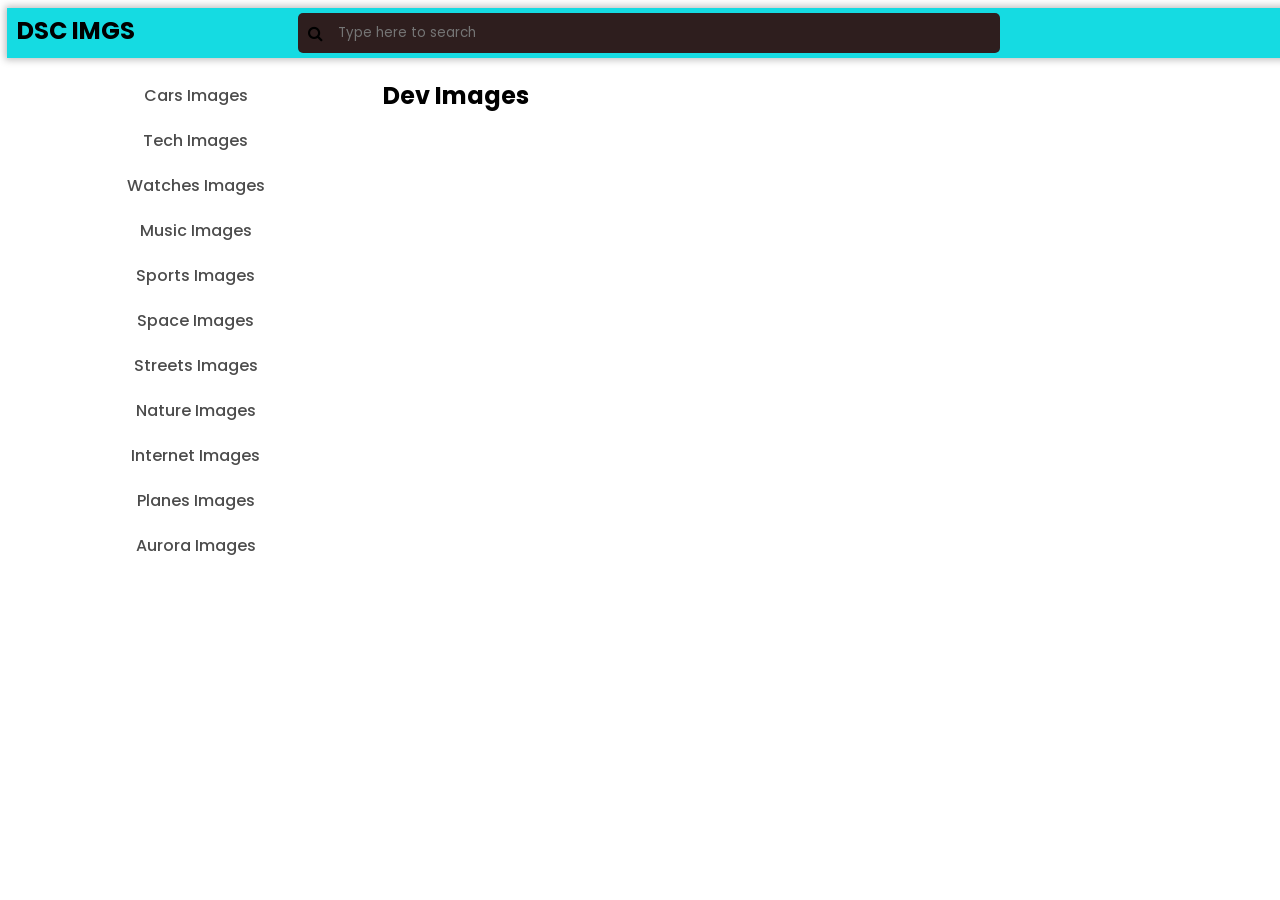
<file: index.html>
<!DOCTYPE html>
<html lang="en">
<head>
    <meta charset="UTF-8">
    <meta name="viewport" content="width=device-width, initial-scale=1.0">
    <title>Web Dev workshop</title>
    <link href="https://fonts.googleapis.com/css2?family=Poppins:wght@200;400;500;700&display=swap" rel="stylesheet">
        <link href="https://stackpath.bootstrapcdn.com/font-awesome/4.7.0/css/font-awesome.min.css" rel="stylesheet">
        <link href="style2.css" rel="stylesheet">
</head>
<body>
    <div id ="header">
        <h2>
            DSC IMGS
        </h2>
        <div id="search-bar">
            <i class="fa fa-search" id="searchIcon"></i>
            <input type="text" placeholder="Type here to search">
        </div>
        <div id = "empty"></div>
      
    </div>
    <div id = "content">
        <aside>
            <a class="menuLink cars" href="#" onclick="clicker('Cars')">Cars Images</a>
            <a class="menuLink tech" href="#" onclick="clicker('Tech')">Tech Images</a>
            <a class="menuLink watches" href="#" onclick="clicker('Watches')">Watches Images</a>
            <a class="menuLink Music" href="#" onclick="clicker('Music')">Music Images</a>
            <a class="menuLink sports" href="#" onclick="clicker('Sports')">Sports Images</a>
            <a class="menuLink space" href="#" onclick="clicker('Space')">Space Images</a>
            <a class="menuLink streets" href="#" onclick="clicker('Streets')">Streets Images</a>
            <a class="menuLink nature" href="#" onclick="clicker('Nature')">Nature Images</a>
            <a class="menuLink internet" href="#" onclick="clicker('Internet')">Internet Images</a>
            <a class="menuLink planes" href="#" onclick="clicker('Planes')">Planes Images</a>
            <a class="menuLink aurora" href="#" onclick="clicker('Aurora')">Aurora Images</a>
        </aside>
        <div id = "imageList">
            <h2>Images</h2>
              <div id="ImageContainer">
                  <!-- <a class="image-item" href=" " target="blank" data-title="Image Desc">
                 <p class="name"> Name</p>
                 <p class="instagram_username"> Ig_username</p>
                 <img  src="${" 
                 </a>  -->
             </div> 
        </div>
        
    </div>
    <script src="script2.js" type="application/javascript"></script>
</body>
</html>
</file>
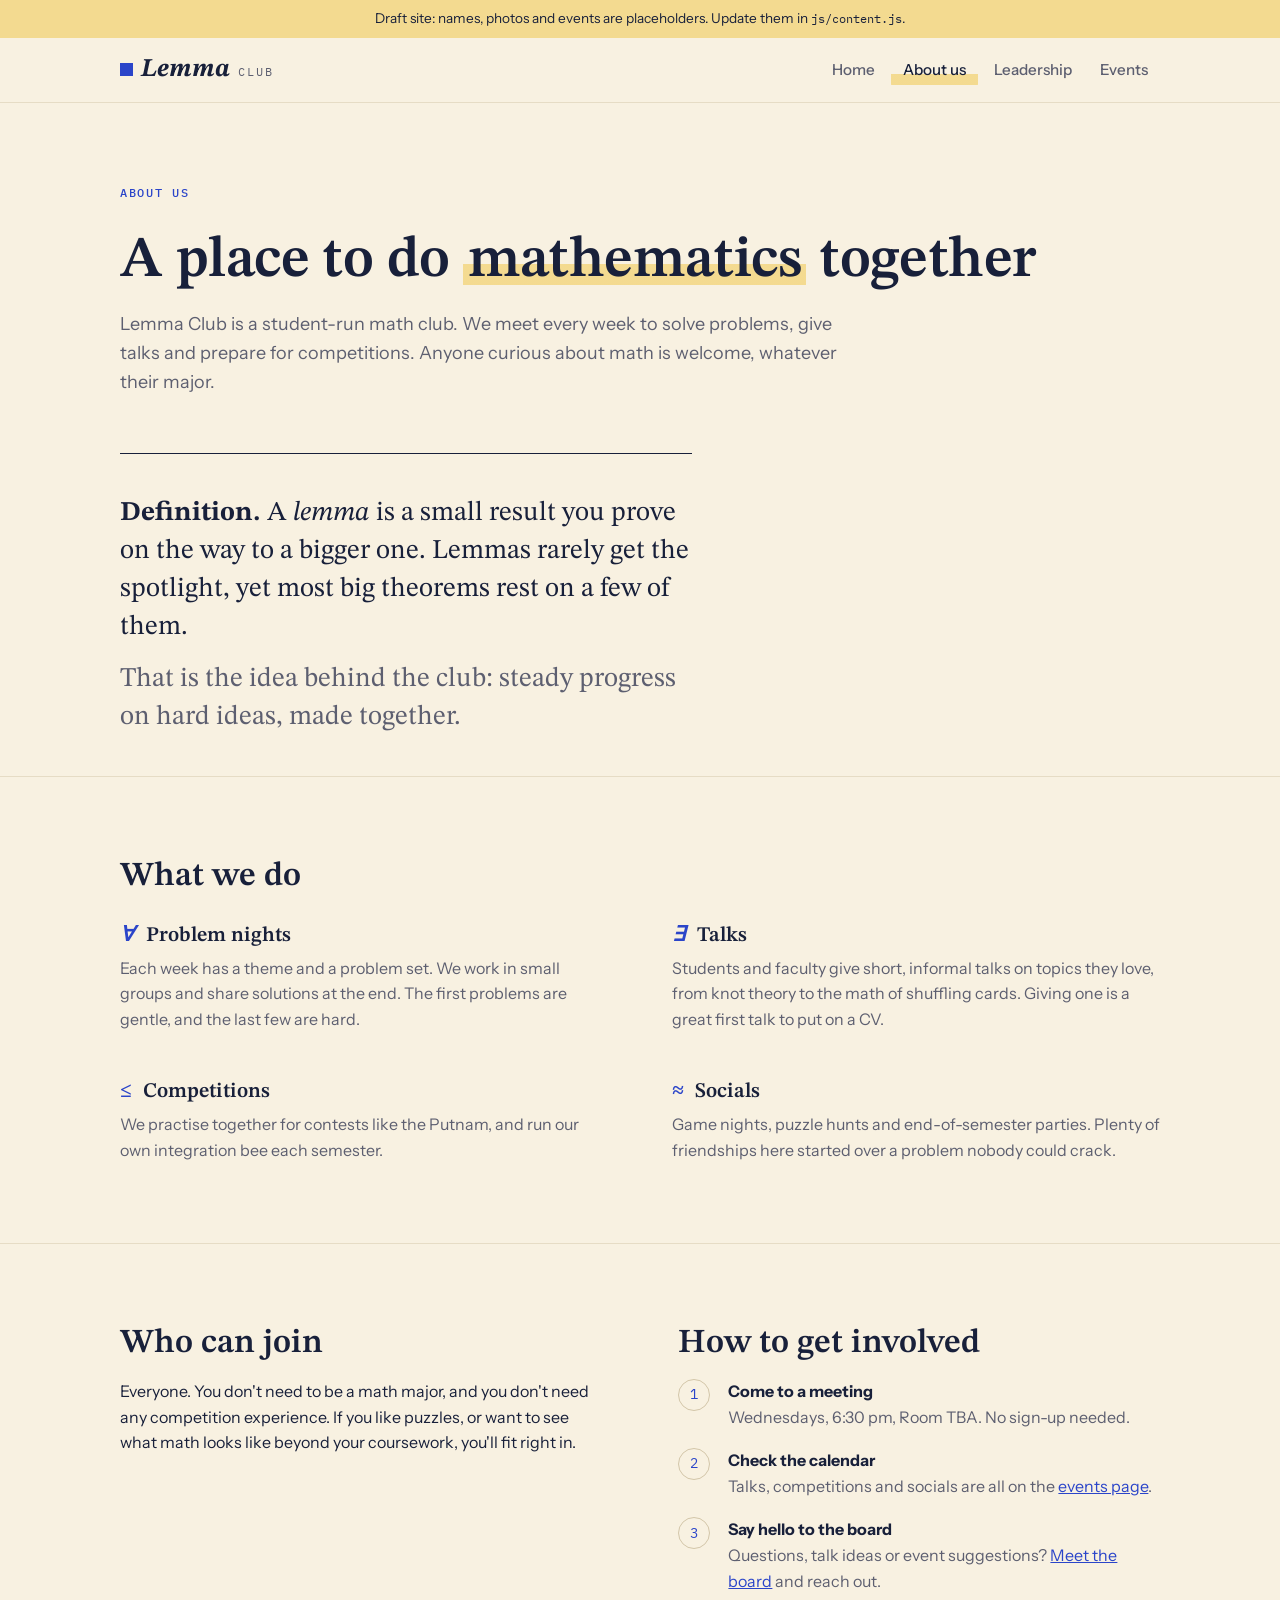
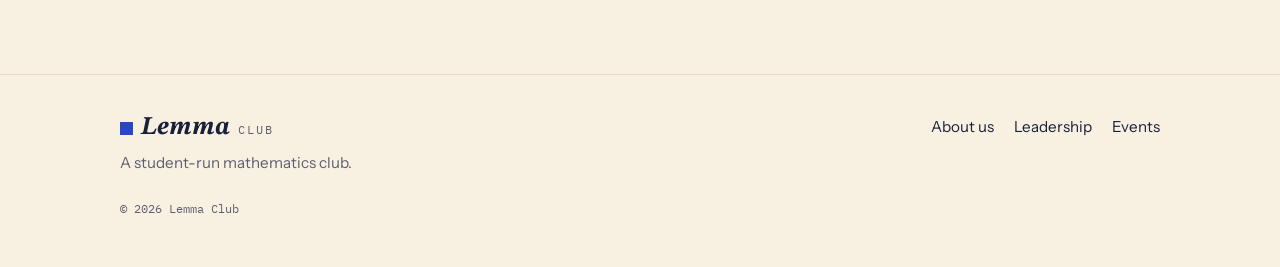
<file: lemma-club/about.html>
<!DOCTYPE html>
<html lang="en">
<head>
  <meta charset="utf-8">
  <meta name="viewport" content="width=device-width, initial-scale=1, viewport-fit=cover">
  <title>About Us | Lemma Club</title>
  <meta name="description" content="What Lemma Club is, what we do, and how to get involved.">
  <link rel="icon" href="assets/favicon.svg" type="image/svg+xml">
  <link rel="preconnect" href="https://fonts.googleapis.com">
  <link rel="preconnect" href="https://fonts.gstatic.com" crossorigin>
  <link rel="stylesheet" href="https://fonts.googleapis.com/css2?family=IBM+Plex+Mono:wght@400;500&family=Instrument+Sans:ital,wght@0,400..700;1,400..700&family=STIX+Two+Text:ital,wght@0,400..700;1,400..700&display=swap">
  <link rel="stylesheet" href="css/style.css">
</head>
<body>
  <p class="draft-note" hidden>Draft site: names, photos and events are placeholders. Update them in <code>js/content.js</code>.</p>

  <header class="site-header">
    <div class="wrap header-inner">
      <a class="wordmark" href="index.html" aria-label="Lemma Club, home">
        <span class="qed" aria-hidden="true"></span><span class="wm-name">Lemma</span><span class="wm-club">Club</span>
      </a>
      <button class="nav-toggle" type="button" aria-expanded="false" aria-controls="site-nav"><span class="bars" aria-hidden="true"></span>Menu</button>
      <nav class="nav" id="site-nav" aria-label="Main">
        <a href="index.html">Home</a>
        <a href="about.html" aria-current="page">About us</a>
        <a href="leadership.html">Leadership</a>
        <a href="events.html">Events</a>
      </nav>
    </div>
  </header>

  <main>
    <section class="wrap page-head">
      <p class="eyebrow">About us</p>
      <h1>A place to do <span class="mark">mathematics</span> together</h1>
      <p class="lede">Lemma Club is a student-run math club. We meet every week to solve problems, give talks and prepare for competitions. Anyone curious about math is welcome, whatever their major.</p>
    </section>

    <section class="wrap">
      <div class="definition">
        <p><span class="env-head">Definition.</span> A <em>lemma</em> is a small result you prove on the way to a bigger one. Lemmas rarely get the spotlight, yet most big theorems rest on a few of them.</p>
        <p>That is the idea behind the club: steady progress on hard ideas, made together.</p>
      </div>
    </section>

    <section class="section">
      <div class="wrap">
        <div class="section-head">
          <h2>What we do</h2>
        </div>
        <div class="activities">
          <article class="activity">
            <h3><span class="activity-glyph" aria-hidden="true">∀</span>Problem nights</h3>
            <p>Each week has a theme and a problem set. We work in small groups and share solutions at the end. The first problems are gentle, and the last few are hard.</p>
          </article>
          <article class="activity">
            <h3><span class="activity-glyph" aria-hidden="true">∃</span>Talks</h3>
            <p>Students and faculty give short, informal talks on topics they love, from knot theory to the math of shuffling cards. Giving one is a great first talk to put on a CV.</p>
          </article>
          <article class="activity">
            <h3><span class="activity-glyph" aria-hidden="true">≤</span>Competitions</h3>
            <p>We practise together for contests like the Putnam, and run our own integration bee each semester.</p>
          </article>
          <article class="activity">
            <h3><span class="activity-glyph" aria-hidden="true">≈</span>Socials</h3>
            <p>Game nights, puzzle hunts and end-of-semester parties. Plenty of friendships here started over a problem nobody could crack.</p>
          </article>
        </div>
      </div>
    </section>

    <section class="section">
      <div class="wrap split">
        <div>
          <h2>Who can join</h2>
          <p>Everyone. You don't need to be a math major, and you don't need any competition experience. If you like puzzles, or want to see what math looks like beyond your coursework, you'll fit right in.</p>
        </div>
        <div>
          <h2>How to get involved</h2>
          <ol class="steps">
            <li>
              <div>
                <strong>Come to a meeting</strong>
                <span><span data-club="meeting">Wednesdays, 6:30 pm</span>, <span data-club="location">Room TBA</span>. No sign-up needed.</span>
              </div>
            </li>
            <li>
              <div>
                <strong>Check the calendar</strong>
                <span>Talks, competitions and socials are all on the <a href="events.html">events page</a>.</span>
              </div>
            </li>
            <li>
              <div>
                <strong>Say hello to the board</strong>
                <span>Questions, talk ideas or event suggestions? <a href="leadership.html">Meet the board</a> and reach out.</span>
              </div>
            </li>
          </ol>
        </div>
      </div>
    </section>
  </main>

  <footer class="site-footer">
    <div class="wrap footer-inner">
      <div class="footer-brand">
        <a class="wordmark" href="index.html" aria-label="Lemma Club, home">
          <span class="qed" aria-hidden="true"></span><span class="wm-name">Lemma</span><span class="wm-club">Club</span>
        </a>
        <p>A student-run mathematics club.</p>
      </div>
      <nav class="footer-nav" aria-label="Footer">
        <a href="about.html">About us</a>
        <a href="leadership.html">Leadership</a>
        <a href="events.html">Events</a>
        <a data-club-link="instagram" href="#" target="_blank" rel="noopener" hidden>Instagram</a>
      </nav>
      <p class="fine">© <span data-year>2026</span> Lemma Club</p>
    </div>
  </footer>

  <script src="js/content.js"></script>
  <script src="js/main.js"></script>
</body>
</html>
</file>
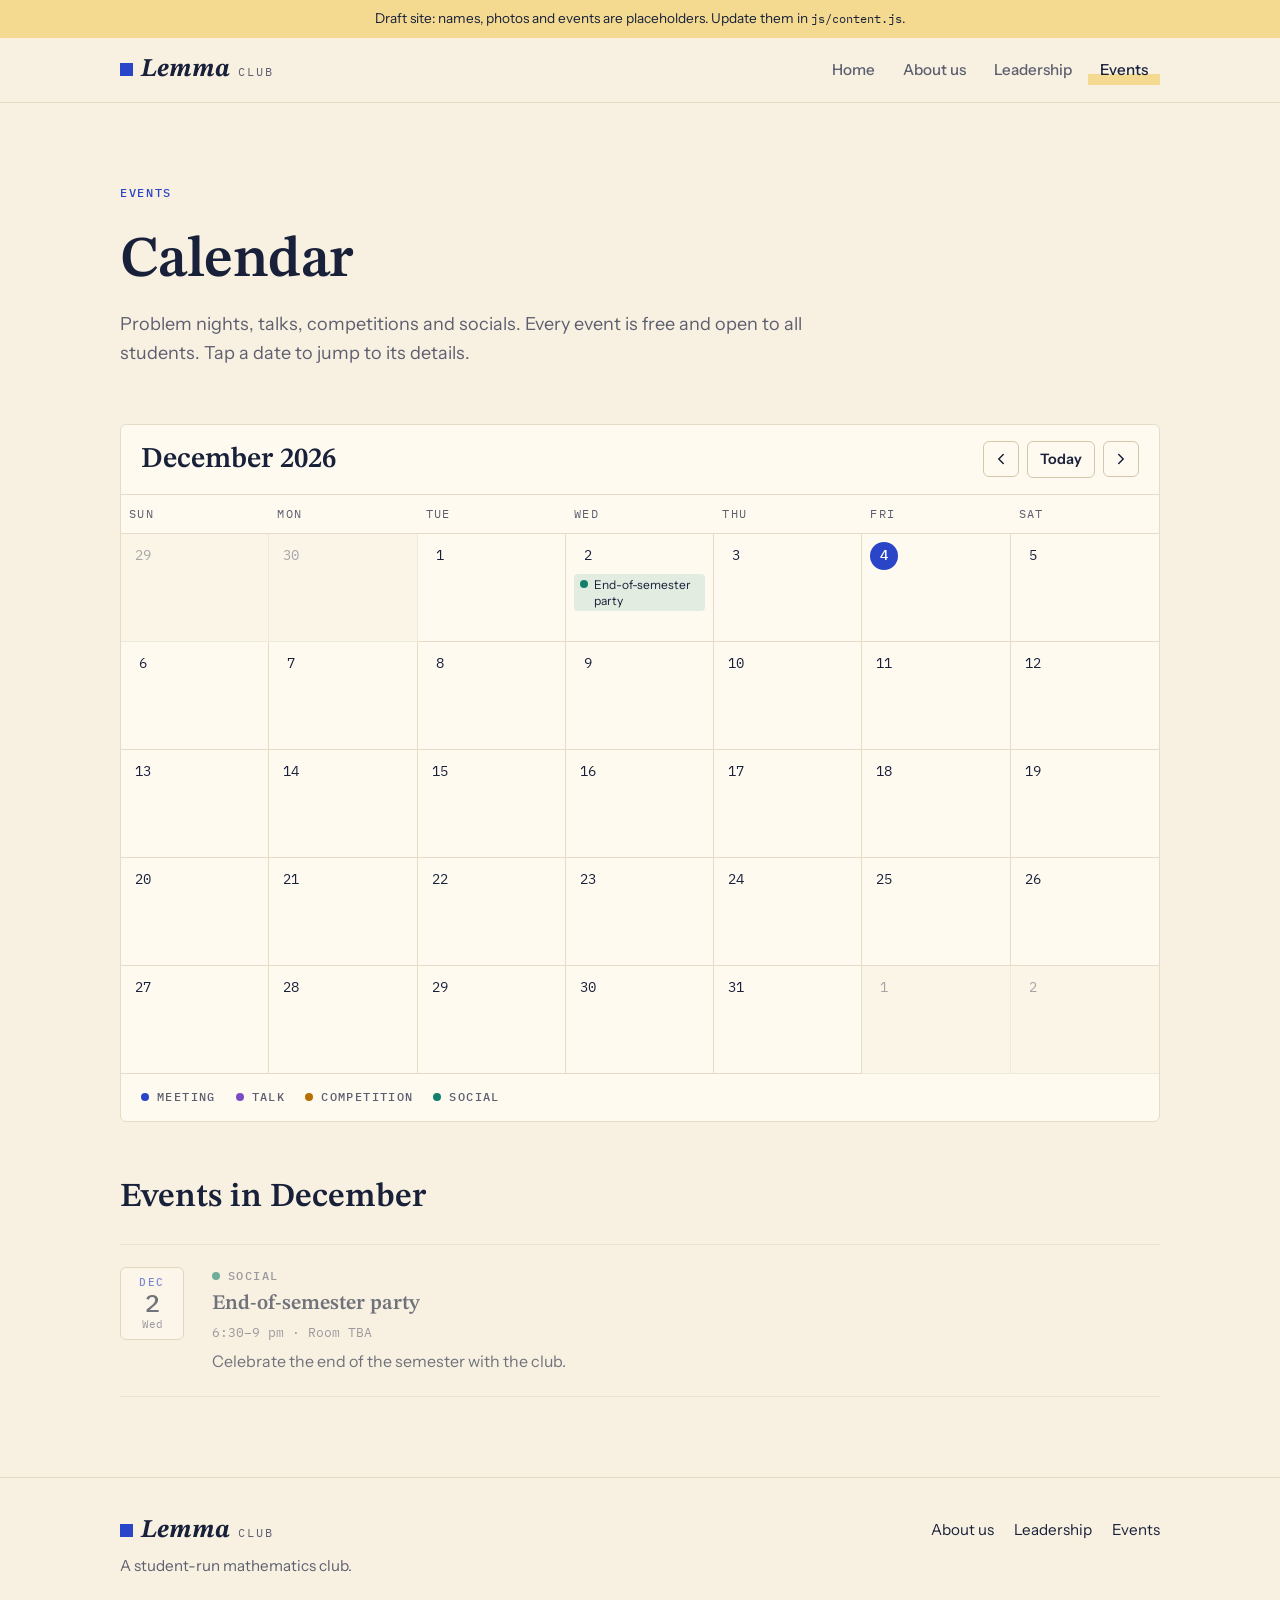
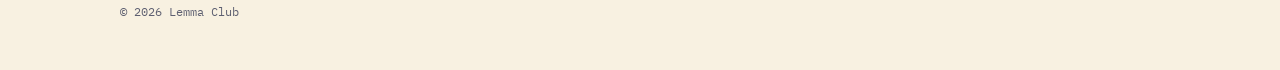
<file: lemma-club/events.html>
<!DOCTYPE html>
<html lang="en">
<head>
  <meta charset="utf-8">
  <meta name="viewport" content="width=device-width, initial-scale=1, viewport-fit=cover">
  <title>Events | Lemma Club</title>
  <meta name="description" content="Lemma Club's calendar of problem nights, talks, competitions and socials.">
  <link rel="icon" href="assets/favicon.svg" type="image/svg+xml">
  <link rel="preconnect" href="https://fonts.googleapis.com">
  <link rel="preconnect" href="https://fonts.gstatic.com" crossorigin>
  <link rel="stylesheet" href="https://fonts.googleapis.com/css2?family=IBM+Plex+Mono:wght@400;500&family=Instrument+Sans:ital,wght@0,400..700;1,400..700&family=STIX+Two+Text:ital,wght@0,400..700;1,400..700&display=swap">
  <link rel="stylesheet" href="css/style.css">
</head>
<body>
  <p class="draft-note" hidden>Draft site: names, photos and events are placeholders. Update them in <code>js/content.js</code>.</p>

  <header class="site-header">
    <div class="wrap header-inner">
      <a class="wordmark" href="index.html" aria-label="Lemma Club, home">
        <span class="qed" aria-hidden="true"></span><span class="wm-name">Lemma</span><span class="wm-club">Club</span>
      </a>
      <button class="nav-toggle" type="button" aria-expanded="false" aria-controls="site-nav"><span class="bars" aria-hidden="true"></span>Menu</button>
      <nav class="nav" id="site-nav" aria-label="Main">
        <a href="index.html">Home</a>
        <a href="about.html">About us</a>
        <a href="leadership.html">Leadership</a>
        <a href="events.html" aria-current="page">Events</a>
      </nav>
    </div>
  </header>

  <main>
    <section class="wrap page-head">
      <p class="eyebrow">Events</p>
      <h1>Calendar</h1>
      <p class="lede">Problem nights, talks, competitions and socials. Every event is free and open to all students. Tap a date to jump to its details.</p>
    </section>

    <section class="wrap">
      <div class="cal" id="calendar">
        <div class="cal-bar">
          <h2 class="cal-title" id="cal-title" aria-live="polite">Calendar</h2>
          <div class="cal-nav">
            <button class="icon-btn" id="cal-prev" type="button" aria-label="Previous month">
              <svg viewBox="0 0 24 24" fill="none" stroke="currentColor" stroke-width="2" stroke-linecap="round" stroke-linejoin="round" aria-hidden="true"><path d="M15 6l-6 6 6 6"/></svg>
            </button>
            <button class="btn btn-ghost btn-sm" id="cal-today" type="button">Today</button>
            <button class="icon-btn" id="cal-next" type="button" aria-label="Next month">
              <svg viewBox="0 0 24 24" fill="none" stroke="currentColor" stroke-width="2" stroke-linecap="round" stroke-linejoin="round" aria-hidden="true"><path d="M9 6l6 6-6 6"/></svg>
            </button>
          </div>
        </div>
        <div class="cal-grid" id="cal-grid"></div>
        <ul class="cal-legend" aria-label="Event types">
          <li class="tag" data-type="meeting">Meeting</li>
          <li class="tag" data-type="talk">Talk</li>
          <li class="tag" data-type="competition">Competition</li>
          <li class="tag" data-type="social">Social</li>
        </ul>
      </div>
    </section>

    <section class="section section-flush">
      <div class="wrap">
        <div class="section-head">
          <h2 id="month-title">Events this month</h2>
        </div>
        <ul class="ev-list" id="month-events"></ul>
      </div>
    </section>
  </main>

  <footer class="site-footer">
    <div class="wrap footer-inner">
      <div class="footer-brand">
        <a class="wordmark" href="index.html" aria-label="Lemma Club, home">
          <span class="qed" aria-hidden="true"></span><span class="wm-name">Lemma</span><span class="wm-club">Club</span>
        </a>
        <p>A student-run mathematics club.</p>
      </div>
      <nav class="footer-nav" aria-label="Footer">
        <a href="about.html">About us</a>
        <a href="leadership.html">Leadership</a>
        <a href="events.html">Events</a>
        <a data-club-link="instagram" href="#" target="_blank" rel="noopener" hidden>Instagram</a>
      </nav>
      <p class="fine">© <span data-year>2026</span> Lemma Club</p>
    </div>
  </footer>

  <script src="js/content.js"></script>
  <script src="js/main.js"></script>
</body>
</html>
</file>
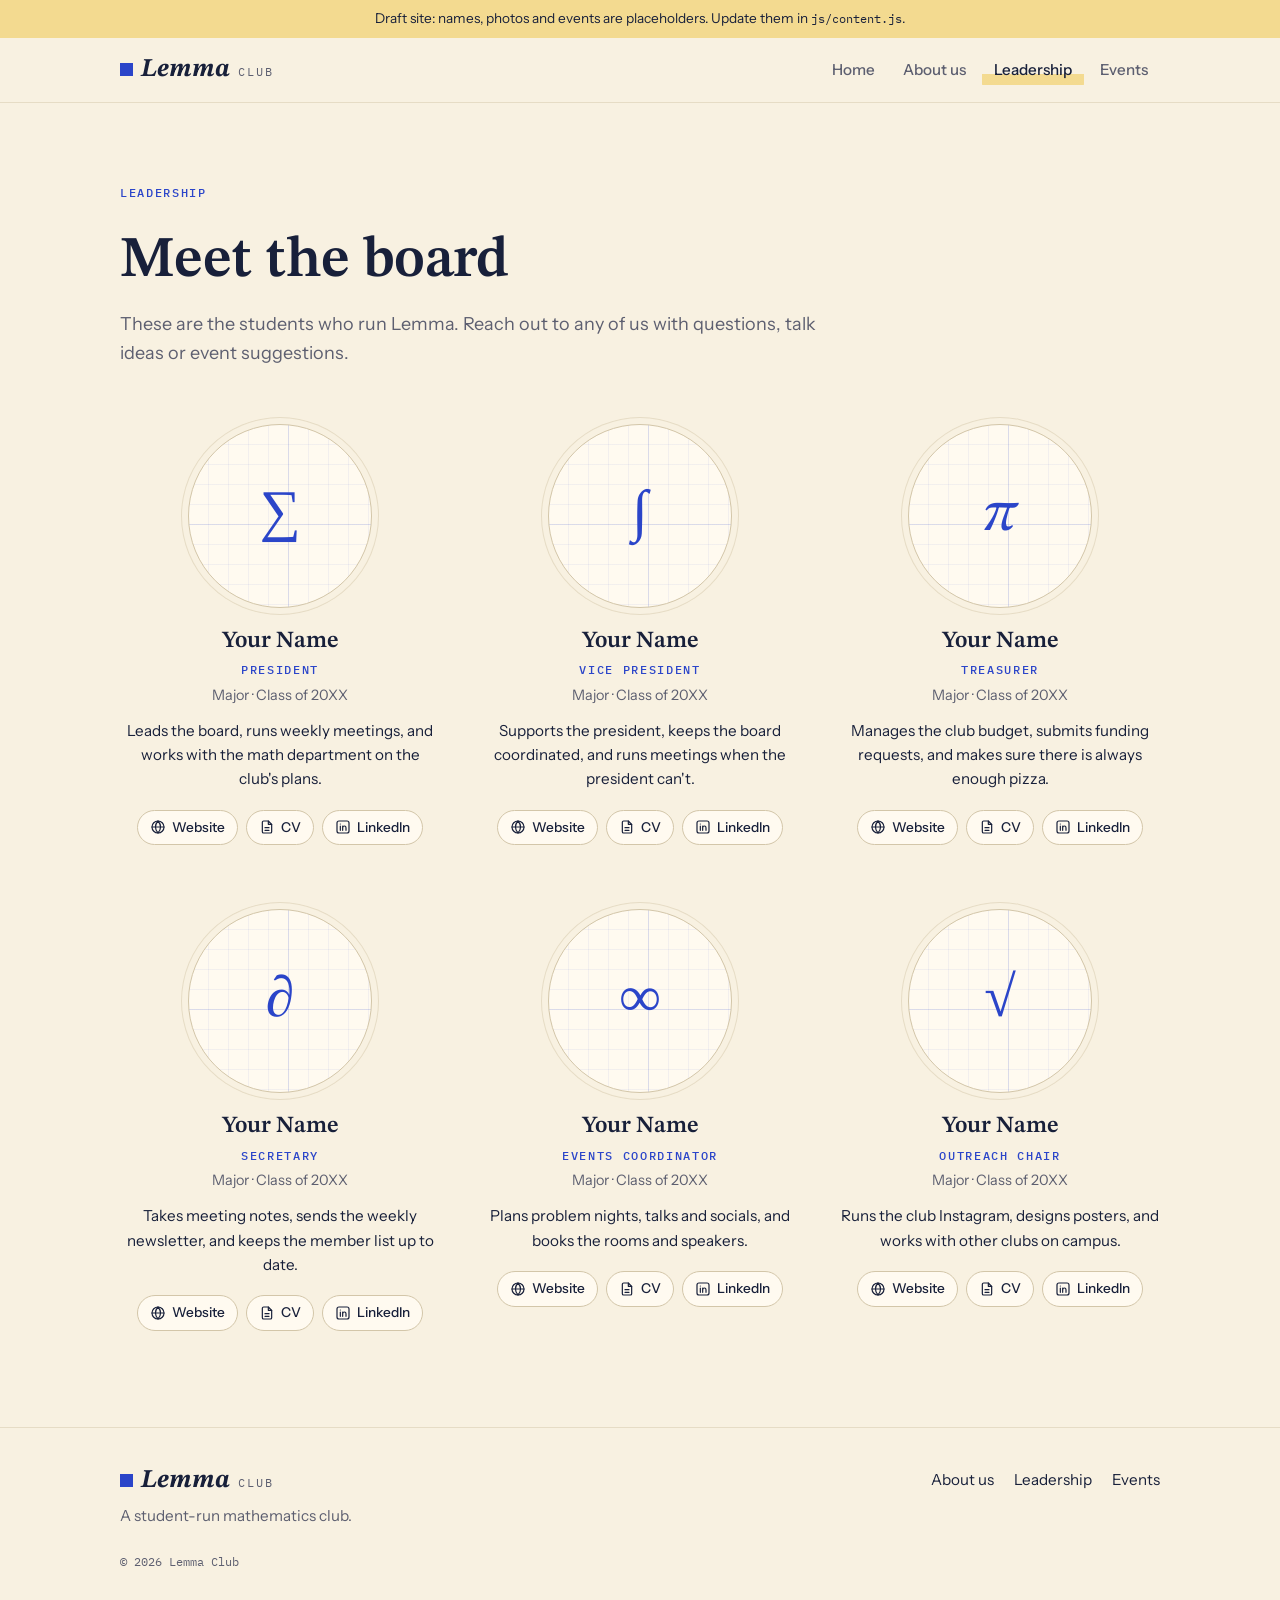
<file: lemma-club/leadership.html>
<!DOCTYPE html>
<html lang="en">
<head>
  <meta charset="utf-8">
  <meta name="viewport" content="width=device-width, initial-scale=1, viewport-fit=cover">
  <title>Leadership | Lemma Club</title>
  <meta name="description" content="Meet the students who run Lemma Club.">
  <link rel="icon" href="assets/favicon.svg" type="image/svg+xml">
  <link rel="preconnect" href="https://fonts.googleapis.com">
  <link rel="preconnect" href="https://fonts.gstatic.com" crossorigin>
  <link rel="stylesheet" href="https://fonts.googleapis.com/css2?family=IBM+Plex+Mono:wght@400;500&family=Instrument+Sans:ital,wght@0,400..700;1,400..700&family=STIX+Two+Text:ital,wght@0,400..700;1,400..700&display=swap">
  <link rel="stylesheet" href="css/style.css">
</head>
<body>
  <p class="draft-note" hidden>Draft site: names, photos and events are placeholders. Update them in <code>js/content.js</code>.</p>

  <header class="site-header">
    <div class="wrap header-inner">
      <a class="wordmark" href="index.html" aria-label="Lemma Club, home">
        <span class="qed" aria-hidden="true"></span><span class="wm-name">Lemma</span><span class="wm-club">Club</span>
      </a>
      <button class="nav-toggle" type="button" aria-expanded="false" aria-controls="site-nav"><span class="bars" aria-hidden="true"></span>Menu</button>
      <nav class="nav" id="site-nav" aria-label="Main">
        <a href="index.html">Home</a>
        <a href="about.html">About us</a>
        <a href="leadership.html" aria-current="page">Leadership</a>
        <a href="events.html">Events</a>
      </nav>
    </div>
  </header>

  <main>
    <section class="wrap page-head">
      <p class="eyebrow">Leadership</p>
      <h1>Meet the board</h1>
      <p class="lede">These are the students who run Lemma. Reach out to any of us with questions, talk ideas or event suggestions.</p>
    </section>

    <section class="wrap">
      <ul class="board" id="board"></ul>
    </section>
  </main>

  <footer class="site-footer">
    <div class="wrap footer-inner">
      <div class="footer-brand">
        <a class="wordmark" href="index.html" aria-label="Lemma Club, home">
          <span class="qed" aria-hidden="true"></span><span class="wm-name">Lemma</span><span class="wm-club">Club</span>
        </a>
        <p>A student-run mathematics club.</p>
      </div>
      <nav class="footer-nav" aria-label="Footer">
        <a href="about.html">About us</a>
        <a href="leadership.html">Leadership</a>
        <a href="events.html">Events</a>
        <a data-club-link="instagram" href="#" target="_blank" rel="noopener" hidden>Instagram</a>
      </nav>
      <p class="fine">© <span data-year>2026</span> Lemma Club</p>
    </div>
  </footer>

  <script src="js/content.js"></script>
  <script src="js/main.js"></script>
</body>
</html>
</file>
<file: style2.css>
*
{
    font-family: 'Poppins';
    text-decoration: none;
}

body{

    padding 0;
    margin 0;
}

#header {
    background-color: rgb(21, 219, 226);
    display: flex;
    justify-content: space-between;
    width: 100%;
    position: sticky;
    top: 0;
    padding: 5px 10px;
box-shadow: 0 0 7px 2px rgba(0, 0, 0, 0.25);
transform: translateY(-8px);
transform: translateX(-1px);
}

#header h2{
    flex: 2;
    margin: 0;

}     


#header #search-bar 
{
    /* background-color: lightgray; */
    /* display: inline-block; */
    flex: 5;
    display: flex;
    justify-content: center;
    align-items: center;
    position: relative;
    background-color: rgb(21, 219, 226);
}

#header #empty
{
    flex: 2;
}

#header #search-bar input
{
    border: none;
    border-radius: 5px;
    width: 100%;
    padding: 10px;
    background:  rgb(46, 30, 30);
    padding-left: 40px;
}
#header #search-bar #searchIcon {
    position: absolute;
    top: 50%;
    left: 10px;
    transform: translateY(-50%);
}

#content {
    display: flex;
    
    }
#content aside {
   flex: 2;
  padding: 10px;
    }
    #content aside a {
        display: block;
        padding: 5px 10px;
        text-decoration: none;
        margin: 10px 0;
        border-radius: 15px;
        font-weight: 500;
        text-align: center;
        color: rgba(0, 0, 0, 0.7);
        }
 
#content aside a:hover,
#content aside a.selected {
color: black;
background-color: rgba(0, 0, 0, 0.05);
}       

#content #imageList{
    flex: 5;
}


#content #imageList #ImageContainer .name{
    font-size: 1.0rem;
    color: rgb(24, 23, 23);
} 

#content #imageList #ImageContainer .instagram_username {
    font-size: 1.0rem;
    color: rgb(24, 23, 23);
}

#content #imageList #ImageContainer  .name::before {
    content: 'Name: ';
    }

 #content #imageList #ImageContainer   .instagram_username::before {    
     content: 'Ig username: ';
    }
</file>
<file: lemma-club/css/style.css>
/* Lemma Club — shared styles
   Palette: cream paper, navy ink, ballpoint blue, highlighter yellow.
   The site stays cream in both light and dark mode.
   Type: STIX Two Text (the typeface of math papers) for display,
         Instrument Sans for text, IBM Plex Mono for labels and dates. */

:root {
  --paper: #f8f1e1;
  --surface: #fffaf0;
  --ink: #18203a;
  --muted: #5d5f70;
  --rule: #e6dcc5;
  --rule-strong: #d3c6a9;
  --hover: rgba(24, 32, 58, 0.06);
  --grid: rgba(43, 69, 201, 0.06);
  --grid-strong: rgba(43, 69, 201, 0.12);
  --accent: #2b45c9;
  --accent-ink: #ffffff;
  --mark: rgba(240, 196, 64, 0.5);
  --t-meeting: #2b45c9;
  --t-talk: #7b4bc4;
  --t-competition: #b86e00;
  --t-social: #13806c;

  --font-display: "STIX Two Text", "Times New Roman", Times, serif;
  --font-body: "Instrument Sans", system-ui, -apple-system, "Segoe UI", Roboto, sans-serif;
  --font-mono: "IBM Plex Mono", ui-monospace, "SFMono-Regular", Menlo, Consolas, monospace;

  --gutter: clamp(16px, 4vw, 40px);
  --radius: 6px;
  color-scheme: light;
}

/* ---------- Base ---------- */

*,
*::before,
*::after {
  box-sizing: border-box;
}

html {
  -webkit-text-size-adjust: 100%;
}

body {
  margin: 0;
  background: var(--paper);
  color: var(--ink);
  font-family: var(--font-body);
  font-size: 16px;
  line-height: 1.6;
}

[hidden] {
  display: none !important;
}

img {
  max-width: 100%;
}

a {
  color: var(--accent);
}

:focus-visible {
  outline: 2px solid var(--accent);
  outline-offset: 2px;
}

h1,
h2,
h3 {
  margin: 0;
  font-family: var(--font-display);
  font-weight: 600;
  line-height: 1.15;
  text-wrap: balance;
}

h1 {
  font-size: clamp(2.25rem, 5.5vw, 3.6rem);
  letter-spacing: -0.01em;
}

h2 {
  font-size: clamp(1.6rem, 3vw, 2.1rem);
}

h3 {
  font-size: 1.3rem;
}

p {
  margin: 0;
}

code {
  font-family: var(--font-mono);
  font-size: 0.9em;
}

.wrap {
  width: 100%;
  max-width: 1120px;
  margin-inline: auto;
  padding-inline: var(--gutter);
}

.eyebrow {
  margin-bottom: 10px;
  font-family: var(--font-mono);
  font-size: 0.75rem;
  font-weight: 500;
  letter-spacing: 0.14em;
  text-transform: uppercase;
  color: var(--accent);
}

.lede {
  max-width: 60ch;
  font-size: 1.125rem;
  color: var(--muted);
}

/* Highlighter stroke behind a word */
.mark {
  background: linear-gradient(transparent 55%, var(--mark) 55%, var(--mark) 92%, transparent 92%);
  padding-inline: 0.08em;
  -webkit-box-decoration-break: clone;
  box-decoration-break: clone;
}

/* The QED tombstone, drawn as a square */
.tomb {
  display: inline-block;
  width: 0.62em;
  height: 0.62em;
  margin-left: 0.3em;
  background: currentColor;
  vertical-align: -0.02em;
}

/* Graph paper, used behind photo placeholders */
.graph {
  background-color: var(--surface);
  background-image:
    linear-gradient(var(--grid-strong) 1px, transparent 1px),
    linear-gradient(90deg, var(--grid-strong) 1px, transparent 1px),
    linear-gradient(var(--grid) 1px, transparent 1px),
    linear-gradient(90deg, var(--grid) 1px, transparent 1px);
  background-size: 100px 100px, 100px 100px, 20px 20px, 20px 20px;
  background-position: -1px -1px;
}

/* ---------- Buttons ---------- */

.btn {
  display: inline-flex;
  align-items: center;
  gap: 8px;
  padding: 10px 18px;
  border: 1px solid var(--accent);
  border-radius: var(--radius);
  background: var(--accent);
  color: var(--accent-ink);
  font: inherit;
  font-weight: 600;
  text-decoration: none;
  cursor: pointer;
  transition: filter 0.15s ease, background-color 0.15s ease;
}

.btn:hover {
  filter: brightness(1.1);
}

.btn-ghost {
  border-color: var(--rule-strong);
  background: transparent;
  color: var(--ink);
}

.btn-ghost:hover {
  filter: none;
  background: var(--hover);
}

.btn-sm {
  padding: 6px 12px;
  font-size: 0.9rem;
}

.cta-row {
  display: flex;
  flex-wrap: wrap;
  gap: 12px;
}

.text-link {
  font-weight: 600;
  text-decoration: none;
}

.text-link:hover {
  text-decoration: underline;
  text-underline-offset: 3px;
}

/* ---------- Draft note ---------- */

.draft-note {
  padding-block: 8px;
  padding-inline: var(--gutter);
  background: var(--mark);
  color: var(--ink);
  font-size: 0.85rem;
  text-align: center;
}

/* ---------- Header ---------- */

.site-header {
  position: sticky;
  top: env(safe-area-inset-top, 0px);
  z-index: 20;
  border-bottom: 1px solid var(--rule);
  background: var(--paper);
  background: color-mix(in srgb, var(--paper) 90%, transparent);
  -webkit-backdrop-filter: blur(10px);
  backdrop-filter: blur(10px);
}

.header-inner {
  position: relative;
  display: flex;
  align-items: center;
  justify-content: space-between;
  gap: 16px;
  min-height: 64px;
}

.wordmark {
  display: inline-flex;
  align-items: baseline;
  gap: 8px;
  color: var(--ink);
  text-decoration: none;
}

.wordmark .qed {
  align-self: center;
  width: 13px;
  height: 13px;
  background: var(--accent);
}

.wm-name {
  font-family: var(--font-display);
  font-size: 1.6rem;
  font-style: italic;
  font-weight: 700;
  line-height: 1;
}

.wm-club {
  font-family: var(--font-mono);
  font-size: 0.72rem;
  letter-spacing: 0.16em;
  text-transform: uppercase;
  color: var(--muted);
}

.nav {
  display: flex;
  gap: 4px;
}

.nav a {
  padding: 8px 12px;
  border-radius: var(--radius);
  color: var(--muted);
  font-size: 0.95rem;
  font-weight: 500;
  text-decoration: none;
}

.nav a:hover {
  background: var(--hover);
  color: var(--ink);
}

.nav a[aria-current="page"] {
  color: var(--ink);
  background: linear-gradient(transparent 60%, var(--mark) 60%, var(--mark) 88%, transparent 88%);
}

.nav-toggle {
  display: none;
  align-items: center;
  gap: 8px;
  padding: 8px 12px;
  border: 1px solid var(--rule-strong);
  border-radius: var(--radius);
  background: transparent;
  color: var(--ink);
  font: inherit;
  font-size: 0.9rem;
  font-weight: 500;
  cursor: pointer;
}

.bars,
.bars::before,
.bars::after {
  display: block;
  width: 16px;
  height: 2px;
  background: currentColor;
}

.bars {
  position: relative;
}

.bars::before,
.bars::after {
  content: "";
  position: absolute;
  left: 0;
}

.bars::before {
  top: -5px;
}

.bars::after {
  top: 5px;
}

@media (max-width: 720px) {
  .nav-toggle {
    display: inline-flex;
  }

  .nav {
    display: none;
    position: absolute;
    top: 100%;
    left: 0;
    right: 0;
    flex-direction: column;
    padding: 8px var(--gutter) 16px;
    border-bottom: 1px solid var(--rule);
    background: var(--paper);
  }

  .site-header.is-open .nav {
    display: flex;
  }

  .nav a {
    padding: 12px;
    font-size: 1.05rem;
  }
}

/* ---------- Sections ---------- */

.section {
  padding-block: clamp(48px, 7vw, 80px);
  border-top: 1px solid var(--rule);
}

.section-head {
  display: flex;
  flex-wrap: wrap;
  align-items: baseline;
  justify-content: space-between;
  gap: 8px 24px;
  margin-bottom: 28px;
}

.page-head {
  display: grid;
  gap: 16px;
  padding-block: clamp(40px, 7vw, 80px) clamp(32px, 5vw, 56px);
}

/* ---------- Home: hero ---------- */

.hero {
  padding-block: clamp(20px, 3vw, 32px) clamp(48px, 7vw, 80px);
}

.photo-frame {
  position: relative;
  margin: 0;
  max-width: 100%;
  overflow: hidden;
  border: 1px solid var(--rule);
  border-radius: var(--radius);
  background: var(--surface);
}

.group-photo {
  aspect-ratio: 16 / 8;
}

.photo-frame img {
  display: block;
  width: 100%;
  height: 100%;
  object-fit: cover;
}

.photo-empty {
  display: none;
  position: absolute;
  inset: 0;
  place-content: center;
  gap: 6px;
  padding: 16px;
  text-align: center;
}

.photo-frame.is-empty img {
  display: none;
}

.photo-frame.is-empty .photo-empty {
  display: grid;
}

.photo-empty-title {
  font-family: var(--font-display);
  font-size: clamp(1.4rem, 3vw, 2rem);
  font-style: italic;
}

.photo-empty-hint {
  font-family: var(--font-mono);
  font-size: 0.8rem;
  color: var(--muted);
}

.photo-caption {
  margin-top: 10px;
  font-family: var(--font-mono);
  font-size: 0.78rem;
  letter-spacing: 0.04em;
  color: var(--muted);
}

.hero-text {
  display: grid;
  grid-template-columns: minmax(0, 1.5fr) minmax(0, 1fr);
  align-items: start;
  gap: clamp(24px, 5vw, 64px);
  margin-top: clamp(28px, 4vw, 48px);
}

.thm {
  font-family: var(--font-display);
  font-size: clamp(1.75rem, 3.8vw, 2.75rem);
  line-height: 1.2;
  text-wrap: balance;
}

.thm-head {
  font-weight: 700;
}

.thm-body {
  font-style: italic;
}

.hero-side {
  display: grid;
  gap: 20px;
}

.proof {
  font-size: 1.1rem;
}

.proof-head {
  font-family: var(--font-display);
  font-size: 1.15em;
  font-style: italic;
}

.hero-side .lede {
  font-size: 1rem;
}

@media (max-width: 760px) {
  .group-photo {
    aspect-ratio: 4 / 3;
  }

  .hero-text {
    grid-template-columns: minmax(0, 1fr);
  }
}

/* ---------- Home: join ---------- */

.join-grid {
  display: grid;
  grid-template-columns: minmax(0, 1fr) minmax(0, 1fr);
  gap: clamp(28px, 5vw, 64px);
  align-items: start;
}

.join-grid .lede {
  margin-top: 14px;
}

.facts {
  display: grid;
  margin: 0;
}

.facts > div {
  display: grid;
  grid-template-columns: 120px minmax(0, 1fr);
  gap: 16px;
  padding-block: 14px;
  border-bottom: 1px solid var(--rule);
}

.facts > div:first-child {
  border-top: 1px solid var(--rule);
}

.facts dt {
  font-family: var(--font-mono);
  font-size: 0.75rem;
  letter-spacing: 0.12em;
  text-transform: uppercase;
  color: var(--muted);
  padding-top: 3px;
}

.facts dd {
  display: flex;
  flex-wrap: wrap;
  gap: 4px 16px;
  margin: 0;
  font-weight: 500;
  overflow-wrap: anywhere;
}

.facts dd [data-links-empty] {
  color: var(--muted);
  font-weight: 400;
}

@media (max-width: 760px) {
  .join-grid {
    grid-template-columns: minmax(0, 1fr);
  }

  .facts > div {
    grid-template-columns: 96px minmax(0, 1fr);
  }
}

/* ---------- Events list ---------- */

.ev-list {
  display: grid;
  margin: 0;
  padding: 0;
  list-style: none;
}

.ev {
  display: grid;
  grid-template-columns: 64px minmax(0, 1fr);
  gap: clamp(16px, 3vw, 28px);
  padding-block: 22px;
  border-bottom: 1px solid var(--rule);
  scroll-margin-top: 96px;
  transition: background-color 0.3s ease;
}

.ev:first-child {
  border-top: 1px solid var(--rule);
}

.ev.is-highlight {
  background: linear-gradient(90deg, var(--mark), transparent 70%);
}

.ev.is-past {
  opacity: 0.6;
}

.ev-date {
  display: flex;
  flex-direction: column;
  align-items: center;
  align-self: start;
  padding-block: 8px;
  border: 1px solid var(--rule-strong);
  border-radius: var(--radius);
  background: var(--surface);
  font-family: var(--font-mono);
  line-height: 1.15;
}

.ev-mon {
  font-size: 0.7rem;
  font-weight: 500;
  letter-spacing: 0.12em;
  text-transform: uppercase;
  color: var(--accent);
}

.ev-day {
  font-size: 1.55rem;
  font-weight: 500;
  font-variant-numeric: tabular-nums;
}

.ev-dow {
  font-size: 0.7rem;
  color: var(--muted);
}

.ev-body {
  display: grid;
  gap: 6px;
  max-width: 68ch;
}

.ev-title {
  font-size: 1.3rem;
}

.ev-meta {
  font-family: var(--font-mono);
  font-size: 0.82rem;
  color: var(--muted);
}

.ev-empty {
  padding-block: 22px;
  border-block: 1px solid var(--rule);
  color: var(--muted);
}

.tag {
  display: inline-flex;
  align-items: center;
  gap: 8px;
  font-family: var(--font-mono);
  font-size: 0.72rem;
  font-weight: 500;
  letter-spacing: 0.12em;
  text-transform: uppercase;
  color: var(--muted);
}

.tag::before,
.dot {
  content: "";
  flex: none;
  width: 8px;
  height: 8px;
  border-radius: 50%;
  background: var(--type-color, var(--accent));
}

[data-type="meeting"] {
  --type-color: var(--t-meeting);
}

[data-type="talk"] {
  --type-color: var(--t-talk);
}

[data-type="competition"] {
  --type-color: var(--t-competition);
}

[data-type="social"] {
  --type-color: var(--t-social);
}

/* ---------- About ---------- */

.definition {
  max-width: 44ch;
  padding-block: clamp(28px, 4vw, 40px);
  border-top: 1px solid var(--ink);
  font-family: var(--font-display);
  font-size: clamp(1.3rem, 2.6vw, 1.7rem);
  line-height: 1.4;
}

.definition p + p {
  margin-top: 14px;
  color: var(--muted);
}

.env-head {
  font-weight: 700;
}

.activities {
  display: grid;
  grid-template-columns: repeat(2, minmax(0, 1fr));
  gap: clamp(28px, 4vw, 48px) clamp(24px, 5vw, 64px);
}

.activity {
  display: grid;
  gap: 8px;
  align-content: start;
  max-width: 52ch;
}

.activity h3 {
  display: flex;
  align-items: baseline;
  gap: 12px;
}

.activity-glyph {
  font-family: var(--font-display);
  font-style: italic;
  color: var(--accent);
}

.activity p {
  color: var(--muted);
}

.split {
  display: grid;
  grid-template-columns: minmax(0, 1fr) minmax(0, 1fr);
  gap: clamp(32px, 6vw, 80px);
}

.split h2 {
  margin-bottom: 16px;
}

.split p {
  max-width: 60ch;
}

.steps {
  display: grid;
  gap: 18px;
  margin: 0;
  padding: 0;
  list-style: none;
  counter-reset: step;
}

.steps li {
  display: grid;
  grid-template-columns: 36px minmax(0, 1fr);
  gap: 14px;
  counter-increment: step;
}

.steps li::before {
  content: counter(step);
  display: grid;
  place-items: center;
  width: 32px;
  height: 32px;
  border: 1px solid var(--rule-strong);
  border-radius: 50%;
  font-family: var(--font-mono);
  font-size: 0.85rem;
  color: var(--accent);
}

.steps strong {
  display: block;
}

.steps span {
  color: var(--muted);
}

@media (max-width: 760px) {
  .activities,
  .split {
    grid-template-columns: minmax(0, 1fr);
  }
}

/* ---------- Leadership ---------- */

.board {
  display: grid;
  grid-template-columns: repeat(auto-fill, minmax(min(100%, 280px), 1fr));
  gap: clamp(40px, 6vw, 64px) clamp(24px, 4vw, 40px);
  margin: 0;
  padding: 0 0 clamp(56px, 8vw, 96px);
  list-style: none;
}

.person {
  display: flex;
  flex-direction: column;
  align-items: center;
  text-align: center;
}

.avatar {
  position: relative;
  display: grid;
  place-items: center;
  width: clamp(150px, 36vw, 184px);
  max-width: 100%;
  aspect-ratio: 1;
  margin-bottom: 20px;
  overflow: hidden;
  border: 1px solid var(--rule-strong);
  border-radius: 50%;
  box-shadow: 0 0 0 6px var(--paper), 0 0 0 7px var(--rule);
}

.avatar img {
  width: 100%;
  height: 100%;
  object-fit: cover;
}

.avatar-glyph {
  display: none;
  font-family: var(--font-display);
  font-size: 3.6rem;
  font-style: italic;
  line-height: 1;
  color: var(--accent);
}

.avatar.is-empty img {
  display: none;
}

.avatar.is-empty .avatar-glyph {
  display: block;
}

.person-name {
  font-size: 1.45rem;
}

.person-role {
  margin-top: 6px;
  font-family: var(--font-mono);
  font-size: 0.75rem;
  font-weight: 500;
  letter-spacing: 0.14em;
  text-transform: uppercase;
  color: var(--accent);
}

.person-details {
  margin-top: 4px;
  font-size: 0.9rem;
  color: var(--muted);
}

.person-bio {
  max-width: 34ch;
  margin-top: 12px;
  font-size: 0.95rem;
}

.person-links {
  display: flex;
  flex-wrap: wrap;
  justify-content: center;
  gap: 8px;
  margin-top: 18px;
}

.plink {
  display: inline-flex;
  align-items: center;
  gap: 6px;
  padding: 6px 12px;
  border: 1px solid var(--rule-strong);
  border-radius: 999px;
  background: var(--surface);
  color: var(--ink);
  font-size: 0.85rem;
  font-weight: 500;
  text-decoration: none;
  transition: border-color 0.15s ease, color 0.15s ease;
}

.plink:hover {
  border-color: var(--accent);
  color: var(--accent);
}

.plink svg {
  width: 16px;
  height: 16px;
  flex: none;
}

/* ---------- Calendar ---------- */

.cal {
  border: 1px solid var(--rule);
  border-radius: var(--radius);
  background: var(--surface);
  overflow: hidden;
}

.cal-bar {
  display: flex;
  flex-wrap: wrap;
  align-items: center;
  justify-content: space-between;
  gap: 12px;
  padding: 16px clamp(12px, 2vw, 20px);
  border-bottom: 1px solid var(--rule);
}

.cal-title {
  font-size: clamp(1.4rem, 3vw, 1.8rem);
}

.cal-nav {
  display: flex;
  align-items: center;
  gap: 8px;
}

.icon-btn {
  display: grid;
  place-items: center;
  width: 36px;
  height: 36px;
  padding: 0;
  border: 1px solid var(--rule-strong);
  border-radius: var(--radius);
  background: transparent;
  color: var(--ink);
  cursor: pointer;
}

.icon-btn:hover {
  background: var(--hover);
}

.icon-btn svg {
  width: 18px;
  height: 18px;
}

.cal-grid {
  display: grid;
  grid-template-columns: repeat(7, minmax(0, 1fr));
}

.cal-dow {
  padding: 10px 8px;
  border-bottom: 1px solid var(--rule);
  font-family: var(--font-mono);
  font-size: 0.72rem;
  letter-spacing: 0.12em;
  text-transform: uppercase;
  color: var(--muted);
}

.cal-dow .short {
  display: none;
}

.cal-cell {
  display: flex;
  flex-direction: column;
  gap: 4px;
  min-width: 0;
  min-height: 108px;
  padding: 8px;
  border: 0;
  border-right: 1px solid var(--rule);
  border-bottom: 1px solid var(--rule);
  background: transparent;
  color: var(--ink);
  font: inherit;
  text-align: left;
}

.cal-cell:nth-child(7n) {
  border-right: 0;
}

button.cal-cell {
  cursor: pointer;
}

button.cal-cell:hover {
  background: var(--hover);
}

.cal-cell.is-other {
  color: var(--muted);
  background: var(--paper);
  opacity: 0.55;
}

.cal-num {
  display: grid;
  place-items: center;
  width: 28px;
  height: 28px;
  border-radius: 50%;
  font-family: var(--font-mono);
  font-size: 0.85rem;
  font-variant-numeric: tabular-nums;
}

.cal-cell.is-today .cal-num {
  background: var(--accent);
  color: var(--accent-ink);
  font-weight: 500;
}

.chips {
  display: grid;
  gap: 4px;
}

.chip {
  display: flex;
  align-items: baseline;
  gap: 6px;
  padding: 3px 6px;
  border-radius: 4px;
  background: color-mix(in srgb, var(--type-color) 12%, transparent);
  font-size: 0.75rem;
  line-height: 1.3;
  overflow-wrap: anywhere;
}

.chip .dot {
  transform: translateY(-1px);
}

.cal-legend {
  display: flex;
  flex-wrap: wrap;
  gap: 8px 20px;
  margin: 0;
  padding: 14px clamp(12px, 2vw, 20px);
  list-style: none;
}

@media (max-width: 720px) {
  .cal-dow {
    padding: 8px 0;
    text-align: center;
  }

  .cal-dow .long {
    display: none;
  }

  .cal-dow .short {
    display: inline;
  }

  .cal-cell {
    align-items: center;
    min-height: 58px;
    padding: 6px 2px;
  }

  .chips {
    display: flex;
    flex-wrap: wrap;
    justify-content: center;
    gap: 3px;
  }

  .chip {
    padding: 0;
    background: none;
  }

  .chip-label {
    position: absolute;
    width: 1px;
    height: 1px;
    overflow: hidden;
    clip: rect(0 0 0 0);
    white-space: nowrap;
  }
}

/* ---------- Footer ---------- */

.site-footer {
  padding-block: 40px 48px;
  border-top: 1px solid var(--rule);
}

.footer-inner {
  display: grid;
  grid-template-columns: minmax(0, 1fr) auto;
  gap: 24px 40px;
  align-items: start;
}

.footer-brand {
  display: grid;
  gap: 10px;
}

.footer-brand p {
  color: var(--muted);
  font-size: 0.95rem;
}

.footer-nav {
  display: flex;
  flex-wrap: wrap;
  gap: 8px 20px;
}

.footer-nav a {
  color: var(--ink);
  font-size: 0.95rem;
  text-decoration: none;
}

.footer-nav a:hover {
  color: var(--accent);
}

.fine {
  grid-column: 1 / -1;
  font-family: var(--font-mono);
  font-size: 0.78rem;
  color: var(--muted);
}

@media (max-width: 600px) {
  .footer-inner {
    grid-template-columns: minmax(0, 1fr);
  }
}

@media (prefers-reduced-motion: reduce) {
  *,
  *::before,
  *::after {
    transition: none !important;
    scroll-behavior: auto !important;
  }
}

.section-flush {
  padding-top: clamp(32px, 5vw, 56px);
  border-top: 0;
}
</file>
